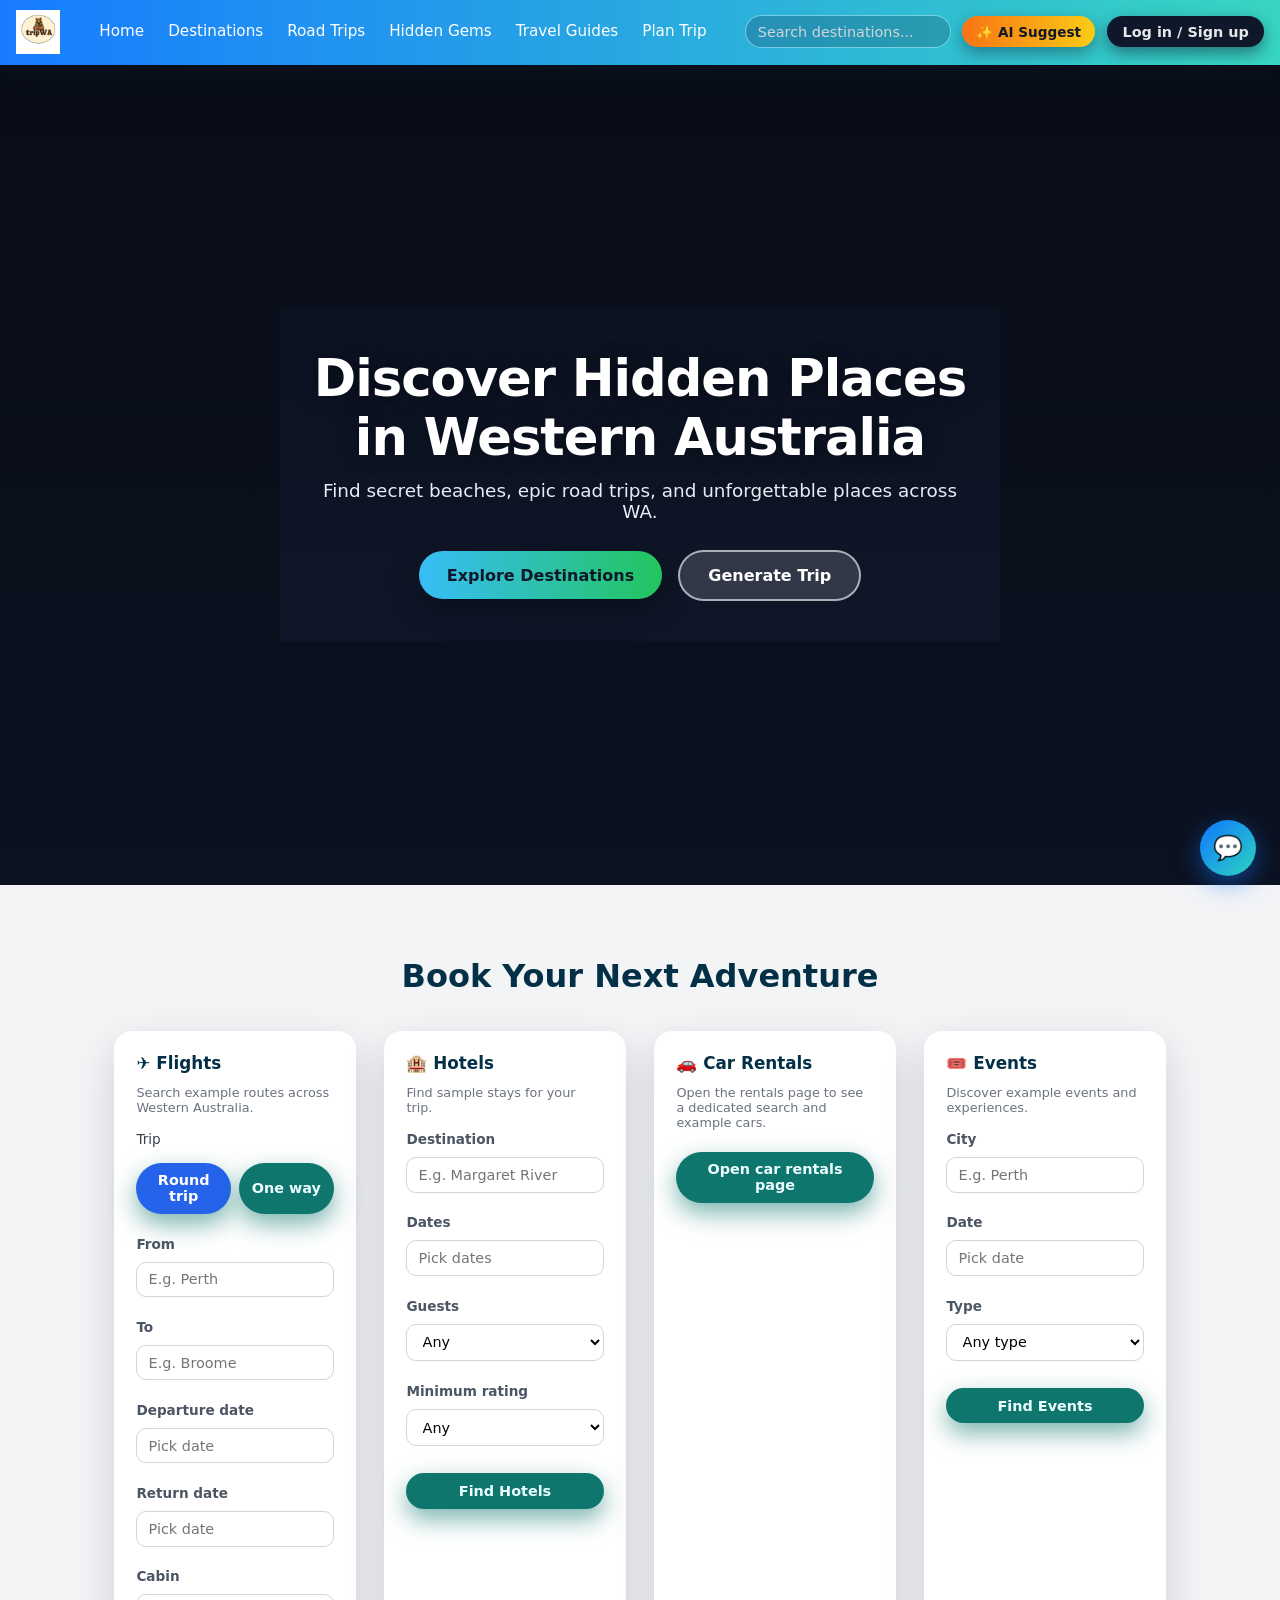
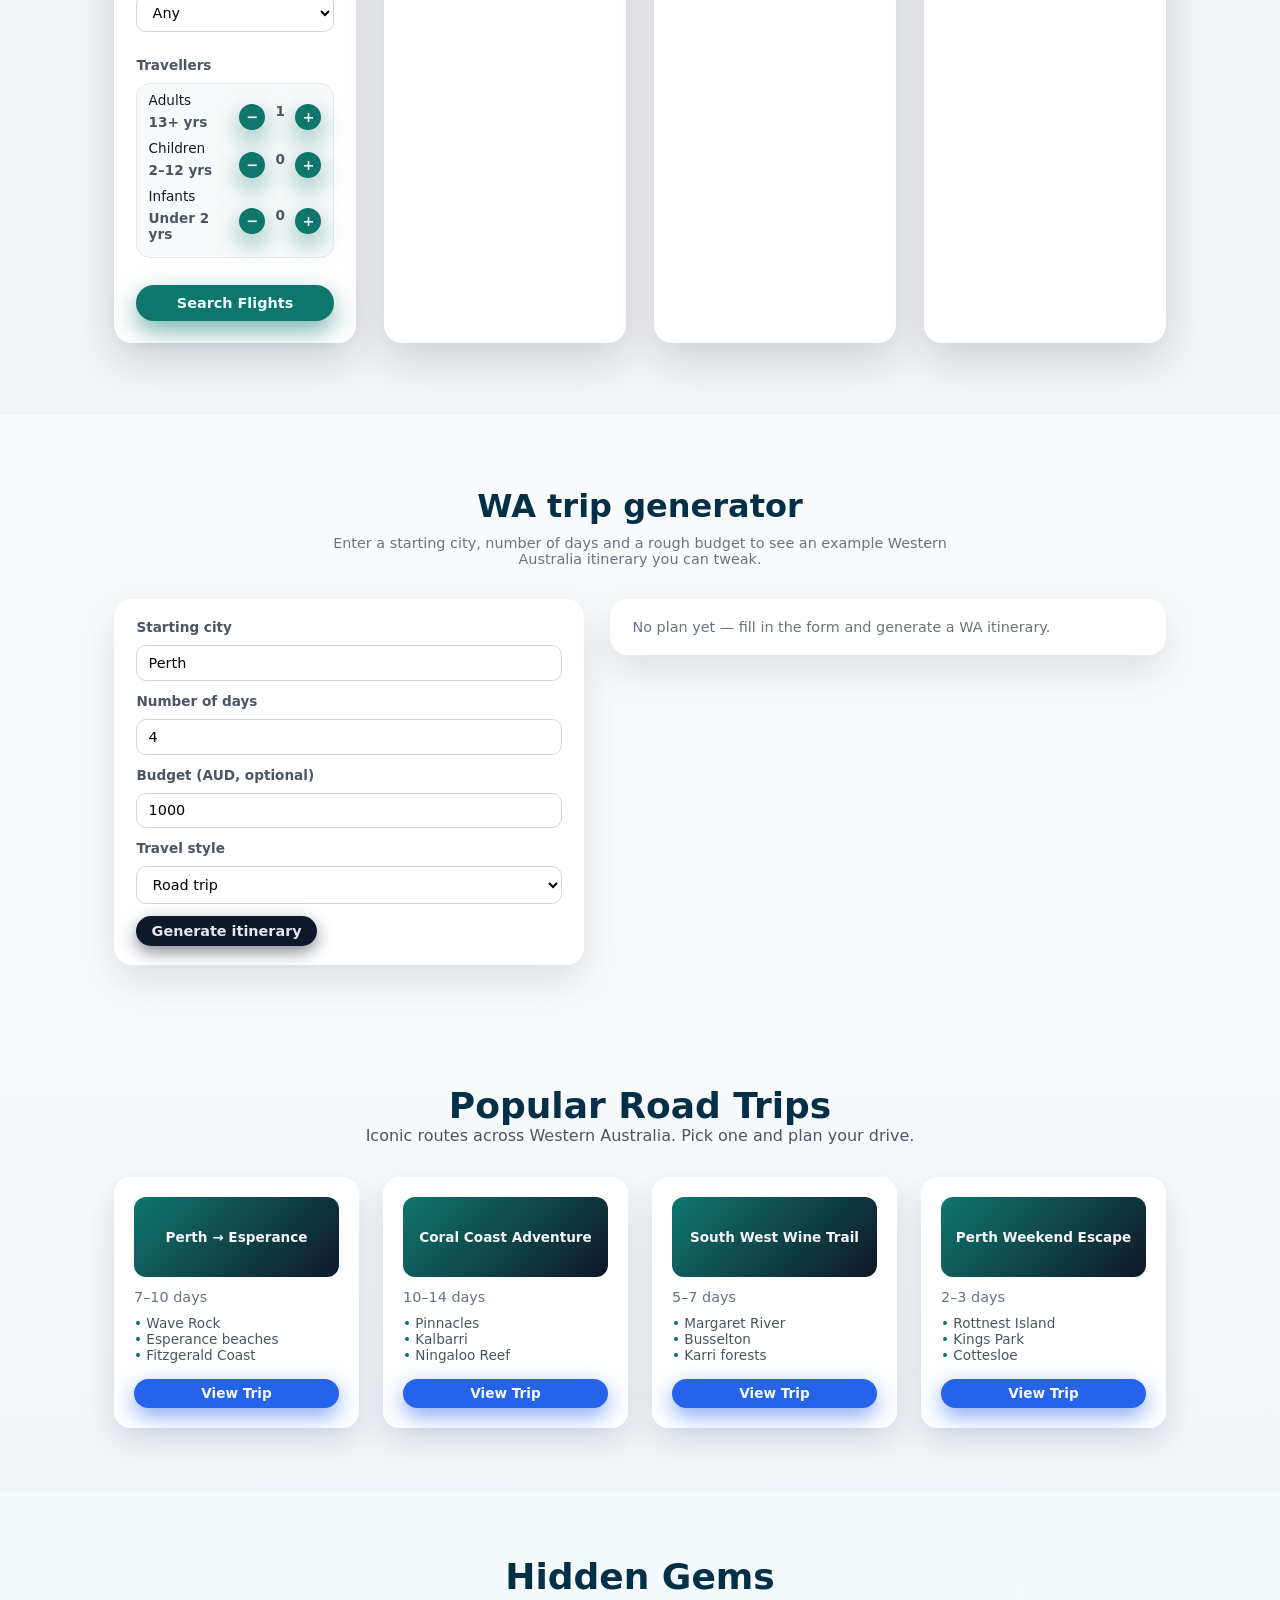
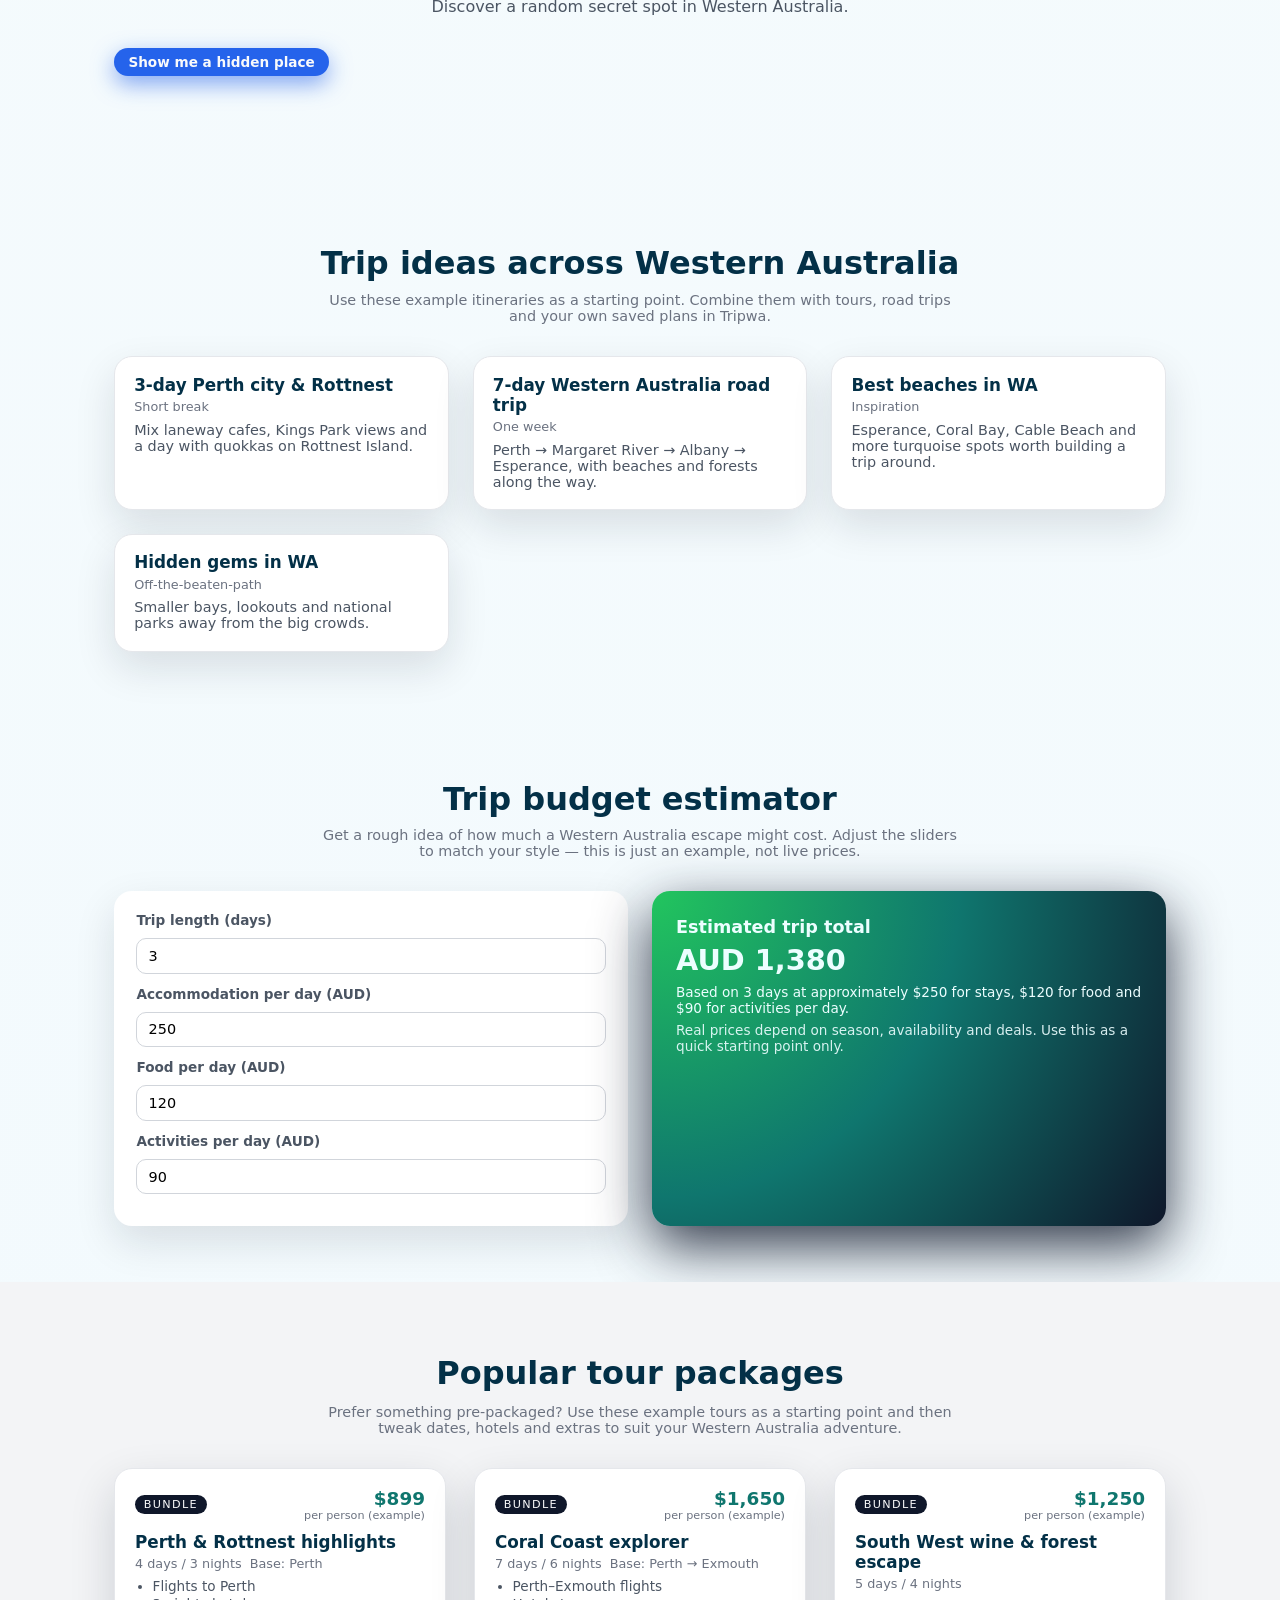
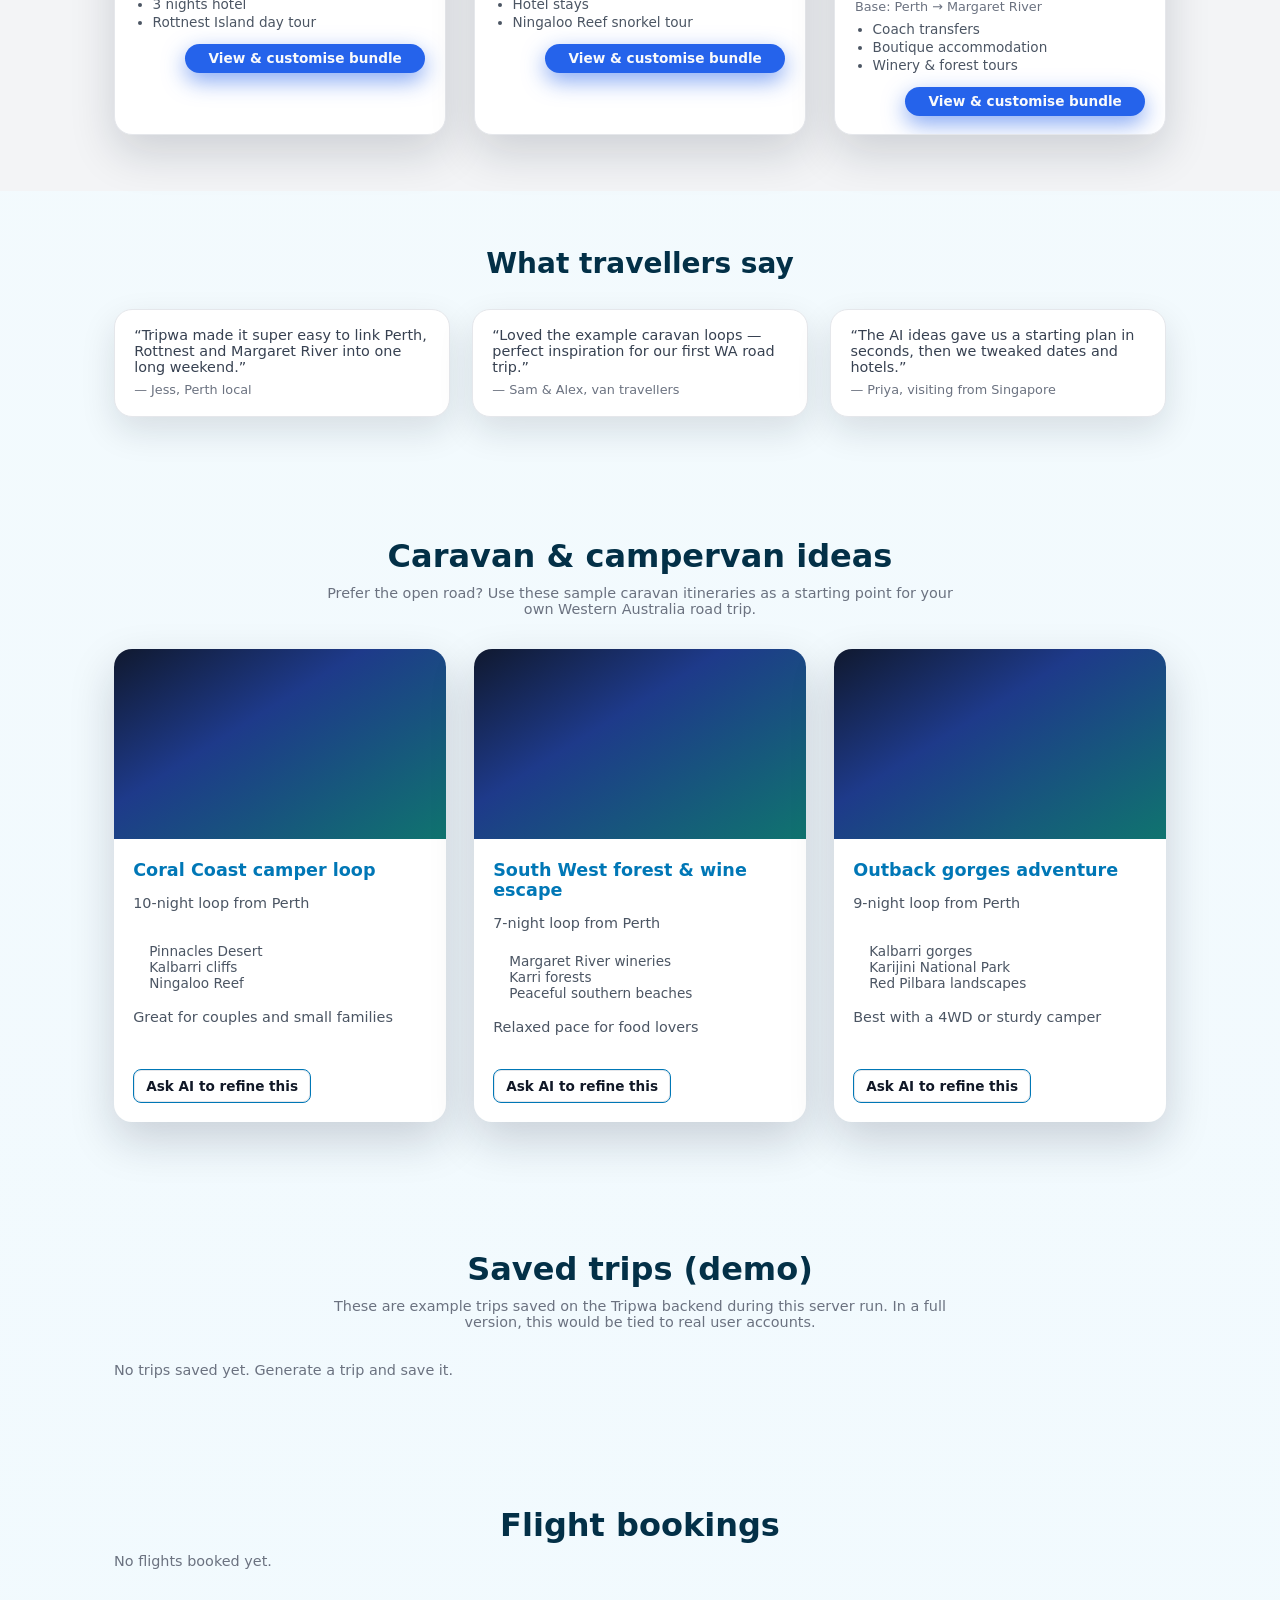
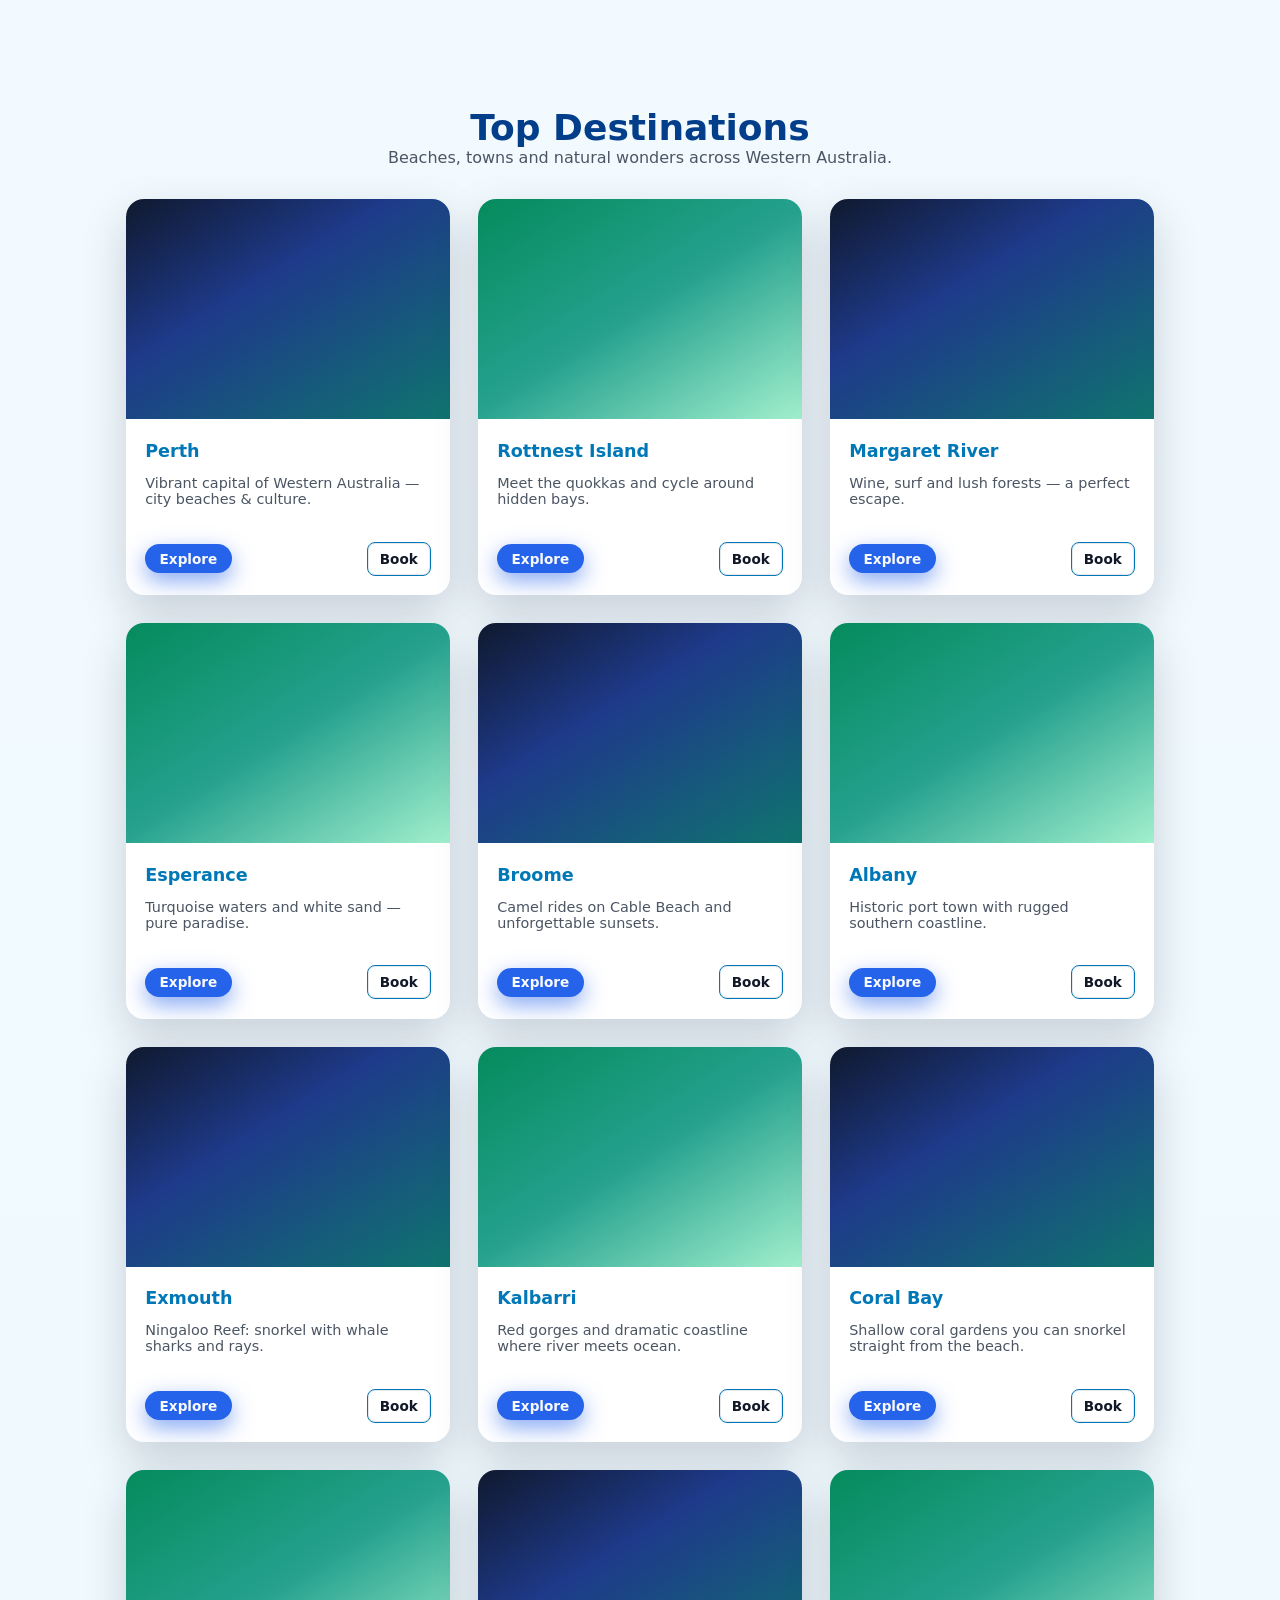
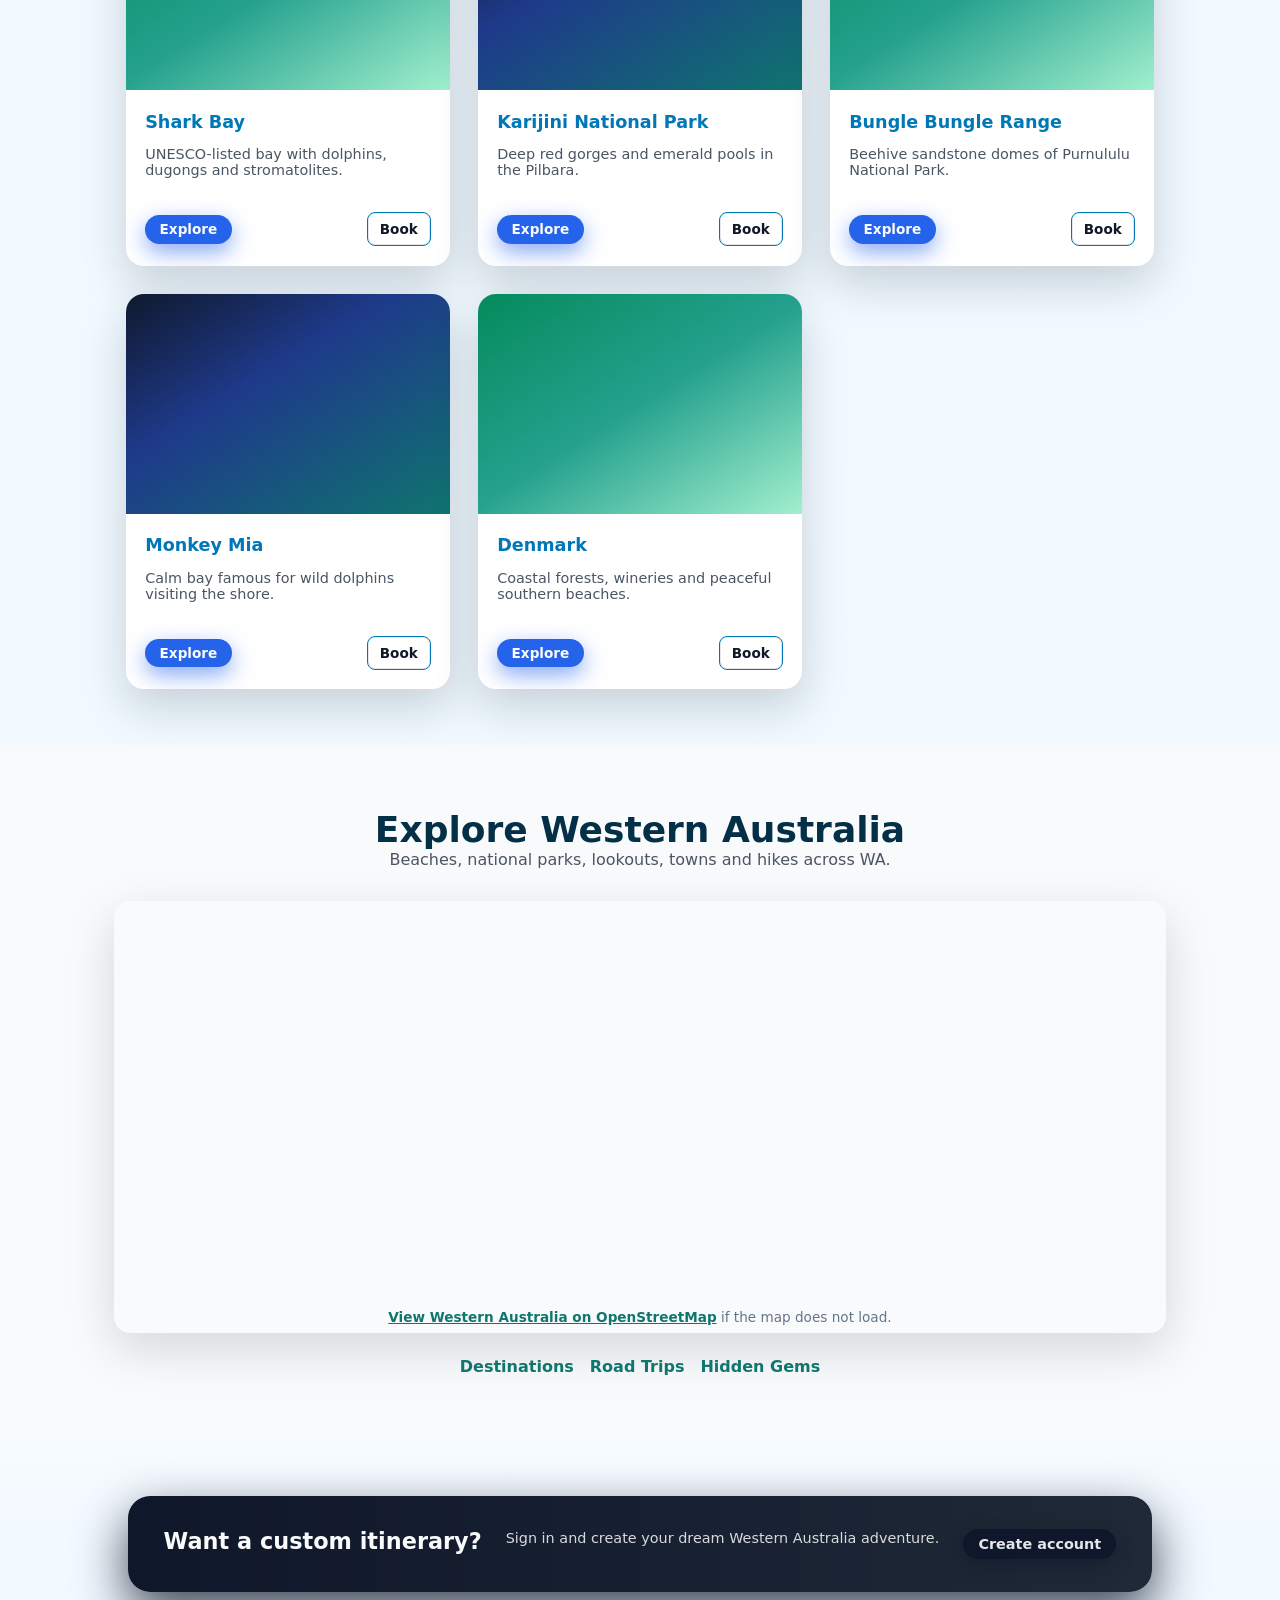
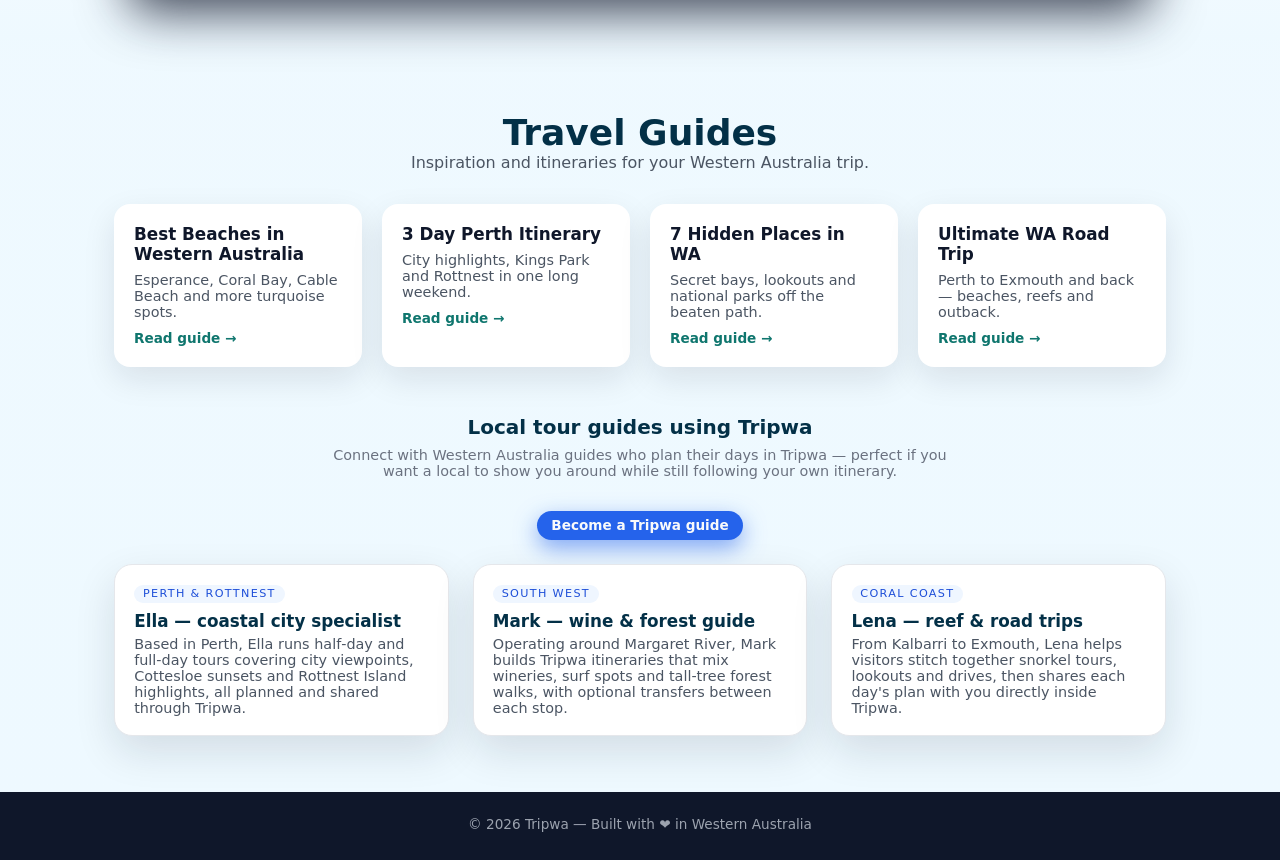
<file: app.html>
<!doctype html>
<html lang="en">
  <head>
    <meta charset="UTF-8" />
    <link rel="icon" type="image/png" href="/logo.png" />
    <meta name="viewport" content="width=device-width, initial-scale=1.0, viewport-fit=cover" />
    <title>Tripwa | Discover Hidden Places in Western Australia</title>
    <meta
      name="description"
      content="Discover hidden places in Western Australia: secret beaches, epic road trips, and unforgettable destinations. Plan your WA trip with Tripwa."
    />
    <script type="module" crossorigin src="/assets/app-BBhWFIQf.js"></script>
    <link rel="stylesheet" crossorigin href="/assets/app-BpuXGnmB.css">
  </head>
  <body>
    <div id="root"></div>
  </body>
</html>
</file>
<file: assets/app-BpuXGnmB.css>
*{box-sizing:border-box}body,html,#root{height:100%;margin:0;font-family:Poppins,sans-serif}.app-root{min-height:100%;background:linear-gradient(#f7fbfc,#eef9ff);color:#033047}.navbar{position:fixed;top:0;left:0;right:0;background:#ffffffeb;-webkit-backdrop-filter:blur(6px);backdrop-filter:blur(6px);display:flex;align-items:center;justify-content:space-between;padding:10px 20px;z-index:999;box-shadow:0 4px 18px #0214220f}.logo{font-weight:700;color:#0077b6}.nav-links{display:flex;gap:18px;align-items:center}.nav-links a{color:#034754;text-decoration:none;font-weight:500}.nav-actions{display:flex;gap:10px;align-items:center}.ai-button{background:linear-gradient(135deg,#0077b6,#00b4d8);color:#fff;border:none;padding:8px 12px;border-radius:8px;cursor:pointer}.primary{background:#0077b6;color:#fff;border:none;padding:8px 12px;border-radius:8px;cursor:pointer}.ghost{background:transparent;border:1px solid rgba(0,0,0,.08);padding:8px 10px;border-radius:8px;cursor:pointer}.user-badge{background:#e6f7ff;padding:6px 10px;border-radius:8px;color:#036}.hero{height:90vh;display:flex;align-items:center;justify-content:center;position:relative;background-image:url(https://images.unsplash.com/photo-1516901121982-4ba280115a72?auto=format&fit=crop&w=2000&q=80);background-size:cover;background-position:center;background-repeat:no-repeat}.hero:after{content:"";position:absolute;top:0;right:0;bottom:0;left:0;background:linear-gradient(180deg,#00000073,#00000040);z-index:0}.hero-overlay{position:relative;z-index:2;padding:30px;max-width:900px;text-align:center;border-radius:12px}.hero-overlay h1{font-size:2.6rem;color:#fff;margin-bottom:12px;text-shadow:0 6px 20px rgba(0,0,0,.4)}.hero-overlay p{font-size:1.05rem;color:#f1f8ff;margin-bottom:18px}.explore-btn{text-decoration:none;display:inline-block;padding:10px 20px;border-radius:20px;background:linear-gradient(135deg,#00b4d8,#0077b6);color:#fff;font-weight:600}.destinations{padding:80px 20px;margin-top:10px}.destinations h2{text-align:center;font-size:1.9rem;margin-bottom:18px;color:#023e8a}.destination-grid{max-width:1200px;margin:0 auto;display:grid;grid-template-columns:repeat(auto-fit,minmax(260px,1fr));gap:20px;padding:0 12px}.destination-card{background:#fff;border-radius:12px;overflow:hidden;box-shadow:0 8px 24px #0214220f;transition:transform .32s ease,box-shadow .32s ease;display:flex;flex-direction:column;opacity:0;transform:translateY(30px)}.destination-card.show{opacity:1;transform:translateY(0);transition:all .6s cubic-bezier(.2,.9,.3,1)}.destination-card:hover{transform:translateY(-8px);box-shadow:0 14px 32px #0214221f}.destination-card img{width:100%;height:190px;object-fit:cover;display:block;background:#e6f7fb}.card-content{padding:14px 16px;flex:1;display:flex;flex-direction:column;gap:8px}.card-content h3{margin:4px 0;color:#0077b6;font-size:1.05rem}.card-content p{margin:0;color:#324553;font-size:.95rem;flex:1}.card-actions{display:flex;gap:10px;margin-top:12px}.btn{background:#0077b6;color:#fff;padding:8px 12px;border-radius:8px;text-decoration:none;display:inline-block}.btn.outline,.btn.outline:link{background:transparent;border:1px solid #0077b6;color:#0077b6;padding:8px 12px;border-radius:8px}.contact{padding:40px 20px;background:linear-gradient(180deg,#f7fbff,#eef9ff);display:flex;justify-content:center}.contact-inner{max-width:900px;text-align:center}.contact-inner h3{margin-bottom:8px}.contact-inner p{margin-bottom:12px}footer{padding:18px;text-align:center;background:#003047;color:#fff;margin-top:40px}.modal-backdrop{position:fixed;top:0;right:0;bottom:0;left:0;background:#00000073;display:flex;align-items:center;justify-content:center;z-index:2000}.modal{width:100%;max-width:420px;background:#fff;border-radius:10px;padding:18px;position:relative;box-shadow:0 12px 40px #00000040}.modal-close{position:absolute;right:8px;top:8px;background:transparent;border:none;font-size:20px;cursor:pointer}.modal-body h3{margin-top:0}.field{display:block;margin-bottom:12px}.field span{display:block;margin-bottom:6px;color:#333;font-weight:600}.field input{width:100%;padding:10px 12px;border-radius:8px;border:1px solid #dfeff6}.field.error{color:#b00020;font-weight:600;padding:8px 0}@media (max-width:760px){.hero-overlay h1{font-size:1.8rem}.nav-links{display:none}.navbar{padding:10px}.destination-grid{gap:14px}}:root{--radius-sm: 12px;--radius-md: 16px;--radius-lg: 18px;--radius-xl: 20px;--radius-full: 999px;--space-xs: .25rem;--space-sm: .5rem;--space-md: 1rem;--space-lg: 1.5rem;--space-xl: 2rem;--space-2xl: 2.5rem;--space-3xl: 3rem;--shadow-card: 0 18px 45px rgba(15, 23, 42, .18);--shadow-card-hover: 0 24px 56px rgba(15, 23, 42, .28);--shadow-elevated: 0 20px 50px rgba(15, 23, 42, .2);--font-size-sm: .85rem;--font-size-base: 1rem;--font-size-lg: 1.1rem;--font-size-xl: 1.25rem;--font-size-2xl: clamp(1.75rem, 3vw, 2.25rem);--transition-fast: .15s ease-out;--transition-base: .25s ease-out;--transition-slow: .35s ease-out}*{box-sizing:border-box;margin:0;padding:0;font-family:Segoe UI,system-ui,-apple-system,BlinkMacSystemFont,sans-serif}body{background:radial-gradient(circle at top left,#e6f3ff 0,#f7fafc 45%,#f3f4f6);color:#111827;overflow-x:hidden}.app-root{min-height:100vh;display:flex;flex-direction:column}.container{max-width:1100px;margin:0 auto;padding:0 1.5rem}.navbar{position:sticky;top:0;z-index:20;-webkit-backdrop-filter:blur(10px);backdrop-filter:blur(10px);background:linear-gradient(to right,#0f76fff5,#2dd4bff2);color:#fff;padding:.6rem 1rem .7rem;display:flex;align-items:center;justify-content:space-between;gap:.75rem;box-shadow:0 12px 30px #0f172a59}.nav-logo{display:flex;align-items:center;flex-shrink:0;text-decoration:none}.nav-logo img{height:44px;width:auto;max-width:140px;object-fit:contain;display:block}.nav-links{display:flex;gap:1.5rem;font-size:.95rem}.nav-links a{color:inherit;text-decoration:none;position:relative;padding-bottom:2px}.nav-links a:after{content:"";position:absolute;left:0;bottom:0;width:0;height:2px;background:#fbbf24;transition:width .2s ease-out}.nav-links a:hover:after{width:100%}.nav-actions{display:flex;align-items:center;gap:.75rem}.search{padding:.45rem .75rem;border-radius:999px;border:none;min-width:180px;font-size:.9rem;box-shadow:0 0 0 1px #ffffff59;background:#0f172a33;color:#e5e7eb}.search::placeholder{color:#d1d5db}.ai-button{border-radius:999px;border:none;padding:.45rem .9rem;background:linear-gradient(to right,#f97316,#facc15);color:#111827;font-weight:600;cursor:pointer;font-size:.85rem;display:flex;align-items:center;gap:.25rem;box-shadow:0 6px 16px #0f172a66;transition:transform .1s ease-out,box-shadow .1s ease-out,filter .15s}.ai-button:hover{transform:translateY(-1px);filter:brightness(1.05);box-shadow:0 10px 22px #0f172a80}.primary,.ghost{border-radius:999px;padding:.45rem .95rem;font-size:.9rem;font-weight:600;border:none;cursor:pointer;transition:background .15s ease-out,color .15s ease-out,box-shadow .15s}.primary{background:#0f172a;color:#e5e7eb;box-shadow:0 6px 16px #0f172a80}.primary:hover{background:#030712}.ghost{background:transparent;color:#e5e7eb;box-shadow:inset 0 0 0 1px #e2e8f099}.ghost:hover{background:#0f172a33}.ghost-small{padding:.3rem .7rem;font-size:.8rem}.user-badge{font-size:.85rem;padding:.25rem .6rem;border-radius:999px;background:#0f172a66}.desktop-only{display:flex}.mobile-only{display:none}.nav-hamburger{background:#fff3;border:1px solid rgba(255,255,255,.5);color:#fff;width:44px;height:44px;border-radius:10px;font-size:1.4rem;cursor:pointer;padding:0;flex-shrink:0;transition:background .2s}.nav-hamburger:hover{background:#ffffff59}.nav-drawer-backdrop{position:fixed;top:0;right:0;bottom:0;left:0;background:#0f172a80;z-index:100;animation:fadeIn .2s ease-out}.nav-drawer{position:fixed;top:0;left:0;bottom:0;width:min(280px,85vw);background:linear-gradient(180deg,#0f76fffa,#2dd4bff5);color:#fff;padding:1.25rem 1rem 1.5rem;display:flex;flex-direction:column;gap:.5rem;z-index:101;box-shadow:4px 0 24px #0003;animation:slideInLeft .25s ease-out}.nav-drawer-header{display:flex;align-items:center;justify-content:space-between;margin-bottom:.5rem}.nav-drawer-logo{height:40px;width:auto;max-width:120px;object-fit:contain}.nav-drawer .nav-drawer-close{background:#ffffff40;border:none;color:#fff;width:44px;height:44px;border-radius:10px;font-size:1.5rem;cursor:pointer;line-height:1;flex-shrink:0}.nav-drawer a{color:inherit;text-decoration:none;padding:.75rem 1rem;border-radius:10px;font-size:1rem;transition:background .2s}.nav-drawer a:hover{background:#fff3}@keyframes fadeIn{0%{opacity:0}to{opacity:1}}@keyframes slideInLeft{0%{transform:translate(-100%)}to{transform:translate(0)}}.chat-fab-wrap{position:fixed;bottom:1.5rem;right:1.5rem;z-index:90}.chat-fab{width:56px;height:56px;border-radius:50%;border:none;background:linear-gradient(135deg,#0f76ff,#2dd4bf);color:#fff;font-size:1.5rem;cursor:pointer;box-shadow:0 8px 24px #0f76ff80;transition:transform .2s,box-shadow .2s;display:flex;align-items:center;justify-content:center}.chat-fab:hover{transform:scale(1.05);box-shadow:0 12px 32px #0f76ff99}.chat-panel{position:fixed;top:0;right:0;bottom:0;width:min(380px,100vw);background:#fff;box-shadow:-4px 0 24px #00000026;z-index:95;display:flex;flex-direction:column;animation:slideInRight .25s ease-out}@keyframes slideInRight{0%{transform:translate(100%)}to{transform:translate(0)}}.chat-panel-header{padding:1rem 1.25rem;border-bottom:1px solid #e5e7eb;display:flex;align-items:center;justify-content:space-between;font-weight:600;color:#111827;background:linear-gradient(to right,#0f76ff14,#2dd4bf14)}.chat-close{background:none;border:none;font-size:1.5rem;color:#6b7280;cursor:pointer;padding:.25rem;line-height:1}.chat-close:hover{color:#111827}.chat-messages{flex:1;overflow-y:auto;padding:1rem;display:flex;flex-direction:column;gap:.75rem}.chat-placeholder{color:#6b7280;font-size:.9rem;margin:0;line-height:1.5}.chat-msg{max-width:90%;padding:.65rem .9rem;border-radius:12px;font-size:.9rem;line-height:1.45}.chat-msg.user{align-self:flex-end;background:#2563eb;color:#fff}.chat-msg.assistant{align-self:flex-start;background:#f3f4f6;color:#111827;border:1px solid #e5e7eb}.chat-msg-text{white-space:pre-wrap}.chat-input-wrap{padding:1rem;border-top:1px solid #e5e7eb;display:flex;gap:.5rem;background:#fafafa}.chat-input{flex:1;padding:.6rem .85rem;border-radius:10px;border:1px solid #d1d5db;font-size:.95rem}.chat-input:focus{outline:none;border-color:#2563eb;box-shadow:0 0 0 2px #2563eb33}.chat-send{padding:.6rem 1rem;border-radius:10px;border:none;background:#2563eb;color:#fff;font-weight:600;font-size:.9rem;cursor:pointer;white-space:nowrap}.chat-send:hover{background:#1d4ed8}.hero{height:min(100vh,820px);min-height:480px;display:flex;align-items:center;justify-content:center;position:relative;overflow:hidden}.hero-fullwidth .hero-bg{position:absolute;top:0;right:0;bottom:0;left:0;background:url(https://images.unsplash.com/photo-1576013551627-0cc20b96c2a7?w=1920) center/cover no-repeat;background-color:#0f172a}.hero-fullwidth .hero-overlay:before{content:"";position:absolute;top:0;right:0;bottom:0;left:0;background:linear-gradient(to bottom,#0f172a66,#0f172ad9);z-index:0;pointer-events:none}.hero-overlay{position:relative;z-index:1;max-width:720px;margin:0 1.5rem;text-align:center;color:#f9fafb;padding:2.5rem 2rem}.hero-content{position:relative;z-index:1}.hero-content h1{font-size:clamp(2rem,4vw,3.25rem);font-weight:700;letter-spacing:-.02em;line-height:1.15;margin-bottom:.85rem;text-shadow:0 2px 20px rgba(0,0,0,.4)}.hero-content p{font-size:clamp(1rem,1.8vw,1.15rem);opacity:.95;margin-bottom:1.75rem;text-shadow:0 1px 10px rgba(0,0,0,.3)}.hero-actions{display:flex;flex-wrap:wrap;justify-content:center;align-items:center;gap:1rem}.hero-cta,.hero-cta-primary,.hero-cta-secondary{display:inline-flex;align-items:center;justify-content:center;padding:.85rem 1.75rem;border:none;border-radius:var(--radius-full, 999px);font-weight:600;font-size:1rem;cursor:pointer;transition:transform .15s,box-shadow .15s;white-space:nowrap;min-height:48px;flex-shrink:0;text-decoration:none;font-family:inherit;box-sizing:border-box}.hero-cta-primary{background:linear-gradient(to right,#38bdf8,#22c55e);color:#0f172a;box-shadow:0 10px 30px #00000059}.hero-cta-primary:hover{transform:translateY(-2px);box-shadow:0 14px 40px #00000073;color:#0f172a}.hero-cta-secondary{background:#ffffff26;color:#fff;border:2px solid rgba(255,255,255,.6)}.hero-cta-secondary:hover{background:#ffffff40;transform:translateY(-2px);color:#fff}.ai-planner{padding:1.5rem 0 .5rem}.ai-planner-inner{background:#0f172a;border-radius:20px;padding:1.3rem 1.5rem 1.4rem;color:#e5e7eb;box-shadow:0 18px 45px #0f172ad9}.ai-planner-header{display:flex;justify-content:space-between;align-items:center;margin-bottom:.7rem}.ai-planner-header h3{font-size:1rem;letter-spacing:.08em;text-transform:uppercase;color:#a5b4fc}.ai-planner-headline{font-size:.95rem;margin-bottom:.8rem}.ai-planner-days{display:grid;grid-template-columns:repeat(auto-fit,minmax(160px,1fr));gap:.7rem}.ai-planner-day{padding:.7rem .8rem;border-radius:12px;background:#0f172acc;border:1px solid rgba(148,163,184,.45);font-size:.85rem}.ai-planner-day h4{font-size:.8rem;text-transform:uppercase;letter-spacing:.08em;color:#93c5fd;margin-bottom:.25rem}.ai-planner-actions{margin-top:.8rem;display:flex;flex-wrap:wrap;gap:.4rem}.destinations{padding:4.5rem 0 3.5rem}.section-subtitle{text-align:center;color:#4b5563;max-width:560px;margin:-.5rem auto 2rem;font-size:1rem}.destinations h2{font-size:clamp(1.75rem,3vw,2.25rem);text-align:center;margin-bottom:.5rem}.destination-grid{display:grid;grid-template-columns:repeat(auto-fit,minmax(260px,1fr));gap:1.75rem}.card-image-wrap{position:relative;width:100%;height:220px;overflow:hidden;background-size:cover;background-position:center}.card-image-wrap img{width:100%;height:100%;object-fit:cover}.card-image-wrap:after{content:"";position:absolute;top:0;right:0;bottom:0;left:0;background:linear-gradient(to top,rgba(15,23,42,.5),transparent 50%);opacity:0;transition:opacity .25s ease-out}.destination-card{background:#fff;border-radius:18px;overflow:hidden;box-shadow:0 18px 45px #0f172a2e;transform:translateY(18px);opacity:0;transition:transform .35s ease-out,opacity .35s ease-out,box-shadow .3s,scale .25s ease-out}.destination-card.show{transform:translateY(0);opacity:1}.destination-card.show:hover{transform:translateY(0) scale(1.03);box-shadow:0 24px 56px #0f172a47}.destination-card:hover .card-image-wrap:after{opacity:1}.destination-card img{width:100%;height:100%;object-fit:cover}.card-content{padding:1.1rem 1.2rem 1.2rem}.card-content h3{font-size:1.1rem;margin-bottom:.4rem}.card-content p{font-size:.9rem;color:#4b5563;margin-bottom:.9rem}.card-actions{display:flex;justify-content:space-between;align-items:center;gap:.5rem}.roadtrips-section{padding:4rem 0;background:linear-gradient(to bottom,#f8fafc,#f1f5f9)}.roadtrips-section h2{font-size:clamp(1.75rem,3vw,2.25rem);text-align:center;margin-bottom:.5rem}.roadtrips-section .section-subtitle{margin-bottom:2rem}.roadtrips-grid{display:grid;grid-template-columns:repeat(auto-fit,minmax(240px,1fr));gap:1.5rem}.roadtrip-card{background:#fff;border-radius:16px;padding:1.25rem;box-shadow:0 12px 32px #0f172a1f;transition:transform .2s,box-shadow .2s}.roadtrip-card:hover{transform:translateY(-4px);box-shadow:0 18px 44px #0f172a2e}.roadtrip-route-preview{height:80px;border-radius:12px;background:linear-gradient(135deg,#0f766e,#0f172a);display:flex;align-items:center;justify-content:center;margin-bottom:.75rem}.roadtrip-route-label{font-size:.85rem;font-weight:600;color:#fffffff2;text-align:center;padding:0 .5rem}.roadtrip-duration{font-size:.9rem;color:#64748b;margin-bottom:.6rem}.roadtrip-highlights{list-style:none;font-size:.85rem;color:#475569;margin-bottom:1rem;padding-left:0}.roadtrip-highlights li:before{content:"• ";color:#0f766e}.roadtrip-view{display:inline-block;width:100%;text-align:center;text-decoration:none}.wa-map-section{padding:4rem 0;background:#f8fafc}.wa-map-section h2{font-size:clamp(1.75rem,3vw,2.25rem);text-align:center;margin-bottom:.5rem}.wa-map-embed{border-radius:16px;overflow:hidden;box-shadow:0 16px 48px #0f172a26;margin-bottom:1.5rem}.wa-map-embed iframe{display:block}.wa-map-fallback{margin:0;padding:var(--space-sm) var(--space-md);font-size:var(--font-size-sm);color:#64748b;text-align:center}.wa-map-fallback a{color:#0f766e;font-weight:600}.wa-map-links{display:flex;flex-wrap:wrap;justify-content:center;gap:1rem}.wa-map-links a{color:#0f766e;font-weight:600;text-decoration:none}.wa-map-links a:hover{text-decoration:underline}.hidden-gems-section{padding:4rem 0}.hidden-gems-section h2{font-size:clamp(1.75rem,3vw,2.25rem);text-align:center;margin-bottom:.5rem}.hidden-gem-cta{display:block;margin:0 auto 2rem;padding:.85rem 1.75rem;font-size:1rem}.hidden-gem-card{max-width:480px;margin:0 auto;background:#fff;border-radius:20px;overflow:hidden;box-shadow:0 20px 50px #0f172a33;display:grid;grid-template-columns:1fr 1fr;gap:0}.hidden-gem-image-wrap{height:220px;overflow:hidden}.hidden-gem-image-wrap img{width:100%;height:100%;object-fit:cover}.hidden-gem-body{padding:1.25rem 1.5rem;display:flex;flex-direction:column;justify-content:center}.hidden-gem-body h3{font-size:1.25rem;margin-bottom:.5rem}.hidden-gem-body p{font-size:.9rem;color:#4b5563;margin-bottom:1rem}@media (max-width: 768px){.hidden-gem-card{grid-template-columns:1fr}.hidden-gem-image-wrap{height:200px}.destination-grid{grid-template-columns:1fr}.hero-cta-primary,.hero-cta-secondary,.btn{min-height:44px;padding:.6rem 1.1rem}}.btn{display:inline-flex;align-items:center;justify-content:center;padding:.4rem .9rem;border-radius:999px;font-size:.85rem;font-weight:600;border:none;cursor:pointer;text-decoration:none;transition:background .15s ease-out,color .15s ease-out,box-shadow .15s}.btn.outline{background:transparent;box-shadow:inset 0 0 0 1px #e5e7eb;color:#111827}.btn.outline:hover{background:#f3f4f6}.btn:not(.outline){background:#2563eb;color:#f9fafb;box-shadow:0 8px 22px #2563eb8c}.btn:not(.outline):hover{background:#1d4ed8}.booking{padding:4.5rem 0;background:#f3f4f6}.booking h2{font-size:2rem;text-align:center;margin-bottom:2.25rem}.booking-grid{display:grid;grid-template-columns:repeat(auto-fit,minmax(240px,1fr));gap:1.75rem}.booking-card{background:#fff;border-radius:18px;padding:1.4rem;box-shadow:0 16px 40px #0f172a29;display:flex;flex-direction:column;gap:.6rem}.booking-card h3{font-size:1.05rem;margin-bottom:.15rem}.booking-subtitle{font-size:.8rem;color:#6b7280;margin-bottom:.4rem}.booking-card input{padding:.55rem .75rem;border-radius:10px;border:1px solid #d1d5db;font-size:.9rem}.booking-card input:focus{outline:none;border-color:#2563eb;box-shadow:0 0 0 1px #2563eb8c}.booking-card button{margin-top:.35rem;padding:.6rem .75rem;border-radius:999px;border:none;font-size:.9rem;font-weight:600;cursor:pointer;background:#0f766e;color:#ecfeff;box-shadow:0 10px 25px #0f766e8c;transition:background .15s ease-out,box-shadow .15s ease-out,transform .1s}.booking-card button:hover{background:#115e59;transform:translateY(-1px)}.travellers-field{margin-top:.2rem}.traveller-counter{width:100%;border-radius:14px;background:#f9fafb;border:1px solid #e5e7eb;padding:.55rem .7rem;display:flex;flex-direction:column;gap:.25rem}.traveller-row{display:flex;align-items:center;justify-content:space-between;gap:.75rem}.traveller-label{display:flex;flex-direction:column}.traveller-label span:first-child{font-size:.85rem;font-weight:500;color:#111827}.traveller-sub{font-size:.75rem;color:#6b7280}.traveller-controls{display:flex;align-items:center;gap:.35rem}.traveller-btn{width:26px;height:26px;border-radius:999px;border:1px solid #d1d5db;background:#fff;display:flex;align-items:center;justify-content:center;font-size:.95rem;cursor:pointer;color:#374151;padding:0}.traveller-btn:hover{background:#f3f4f6}.traveller-count{min-width:1.2rem;text-align:center;font-size:.9rem}.budget{padding:4.5rem 0 3.5rem}.budget h2{font-size:2rem;text-align:center;margin-bottom:.6rem}.budget-subtitle{max-width:640px;margin:0 auto 2rem;text-align:center;font-size:.9rem;color:#6b7280}.budget-grid{display:grid;grid-template-columns:minmax(0,1.1fr) minmax(0,1.1fr);gap:1.5rem}.budget-card{background:#fff;border-radius:18px;padding:1.3rem 1.4rem 1.2rem;box-shadow:0 16px 40px #0f172a1f}.budget-summary{display:flex;align-items:stretch}.budget-summary-inner{background:radial-gradient(circle at top left,#22c55e,#0f766e,#0f172a);border-radius:18px;padding:1.6rem 1.5rem 1.4rem;color:#ecfeff;width:100%;box-shadow:0 20px 55px #0f172ad9}.budget-summary-inner h3{font-size:1.1rem;margin-bottom:.4rem}.budget-total{font-size:1.8rem;font-weight:700;margin-bottom:.4rem}.budget-note,.budget-disclaimer{font-size:.85rem;margin-bottom:.4rem}.budget-disclaimer{opacity:.9}.trip-ideas{padding:4.5rem 0 3.5rem}.trip-ideas h2{font-size:2rem;text-align:center;margin-bottom:.6rem}.trip-ideas-subtitle{max-width:640px;margin:0 auto 2rem;text-align:center;font-size:.9rem;color:#6b7280}.trip-ideas-grid{display:grid;grid-template-columns:repeat(auto-fit,minmax(260px,1fr));gap:1.5rem}.trip-idea-card{background:#fff;border-radius:18px;padding:1.1rem 1.2rem 1.2rem;box-shadow:0 16px 40px #0f172a1f;border:1px solid #e5e7eb}.trip-idea-card h3{font-size:1.05rem;margin-bottom:.3rem}.trip-idea-length{font-size:.8rem;color:#6b7280;margin-bottom:.45rem}.trip-idea-summary{font-size:.9rem;color:#4b5563}.trip-ideas-actions{margin-top:1.4rem;display:flex;justify-content:center}.trip-generator{padding:4.5rem 0 3.5rem;background:#f9fafb}.trip-generator h2{font-size:2rem;text-align:center;margin-bottom:.6rem}.trip-generator-grid{display:grid;grid-template-columns:minmax(0,1.1fr) minmax(0,1.3fr);gap:1.6rem;align-items:flex-start}.trip-generator-form,.trip-generator-result{background:#fff;border-radius:18px;padding:1.3rem 1.4rem 1.2rem;box-shadow:0 16px 40px #0f172a1f}.trip-generator-days{list-style:none;padding:0;margin:0 0 .75rem;display:flex;flex-direction:column;gap:.4rem;font-size:.9rem;color:#4b5563}.trip-generator-days li strong{display:block;font-size:.9rem}.trip-generator-days li span{display:block;font-size:.85rem}.trip-generator-placeholder{font-size:.9rem;color:#6b7280}.my-trips{padding:4.5rem 0 3.5rem}.my-trips h2{font-size:2rem;text-align:center;margin-bottom:.6rem}.my-trips-grid{display:grid;grid-template-columns:repeat(auto-fit,minmax(260px,1fr));gap:1.5rem}.results-list{margin-top:.7rem;display:flex;flex-direction:column;gap:.45rem}.result-card{padding:.55rem .7rem;border-radius:10px;background:#f9fafb;border:1px solid #e5e7eb;font-size:.8rem}.result-main{display:flex;justify-content:space-between;margin-bottom:.15rem}.result-meta{display:flex;gap:.5rem;color:#6b7280;flex-wrap:wrap}.result-price{font-weight:600;color:#0f766e}.trip-type-toggle{display:flex;flex-direction:column;gap:.35rem}.trip-type-toggle .field-label{display:block;font-size:.85rem;font-weight:500;color:#374151}.trip-type-buttons{display:flex;gap:.5rem}.trip-type-btn{flex:1;padding:.5rem .75rem;border-radius:10px;border:1px solid #d1d5db;background:#f9fafb;font-size:.9rem;cursor:pointer;transition:background .2s,border-color .2s}.trip-type-btn:hover{background:#f3f4f6;border-color:#9ca3af}.trip-type-btn.active{background:#2563eb;border-color:#2563eb;color:#fff}.contact{padding:3.5rem 0 3rem}.contact-inner{background:linear-gradient(to right,#0f172a,#1f2937);border-radius:22px;padding:2rem 2.2rem;color:#f9fafb;display:flex;align-items:center;justify-content:space-between;gap:1.5rem;box-shadow:0 20px 50px #0f172acc}.contact-inner h3{font-size:1.4rem;margin-bottom:.35rem}.contact-inner p{font-size:.9rem;opacity:.85}.modal-backdrop{position:fixed;top:0;right:0;bottom:0;left:0;background:#0f172ab3;display:flex;align-items:center;justify-content:center;z-index:2000}.modal{background:#fff;border-radius:20px;padding:1.8rem 1.9rem 1.6rem;width:360px;max-width:92vw;box-shadow:0 30px 70px #0f172acc;position:relative;z-index:2001}.auth-modal{width:760px;max-width:94vw;padding:0;overflow:hidden}.modal-close{position:absolute;top:.7rem;right:.9rem;border:none;background:transparent;font-size:1.2rem;cursor:pointer;color:#9ca3af}.modal-body h3{font-size:1.25rem;margin-bottom:1rem}.auth-layout{display:grid;grid-template-columns:minmax(0,1.2fr) minmax(0,1.4fr)}.auth-hero{padding:1.9rem 1.7rem;background:radial-gradient(circle at top left,#38bdf8,#0f766e,#0f172a);color:#ecfeff}.auth-hero h4{font-size:1.1rem;letter-spacing:.12em;text-transform:uppercase;opacity:.85;margin-bottom:.8rem}.auth-hero p{font-size:.95rem;margin-bottom:1.1rem}.auth-hero ul{list-style:none;padding:0;margin:0;display:flex;flex-direction:column;gap:.25rem;font-size:.85rem}.auth-hero li:before{content:"•";margin-right:.35rem}.auth-form{padding:1.8rem 1.9rem 1.6rem}.auth-form h3{font-size:1.2rem;margin-bottom:.35rem}.auth-subtitle{font-size:.85rem;color:#6b7280;margin-bottom:1.1rem}.field{display:flex;flex-direction:column;align-items:flex-start;gap:.25rem;margin-bottom:.75rem}.field span{font-size:.85rem;color:#4b5563}.field input{width:100%;padding:.55rem .7rem;border-radius:10px;border:1px solid #d1d5db;font-size:.9rem}.field input:focus{outline:none;border-color:#2563eb;box-shadow:0 0 0 1px #2563eb73}.field select{width:100%;padding:.55rem .7rem;border-radius:10px;border:1px solid #d1d5db;font-size:.9rem;background:#fff}.field select:focus{outline:none;border-color:#2563eb;box-shadow:0 0 0 1px #2563eb73}.field.error{width:100%;border-radius:10px;padding:.5rem .7rem;background:#fef2f2;color:#b91c1c;border:1px solid #fecaca;font-size:.8rem}.form-buttons{display:flex;justify-content:space-between;gap:.75rem;margin-top:.75rem}.booking-page-backdrop{position:fixed;top:0;right:0;bottom:0;left:0;background:#0f172abf;display:flex;align-items:center;justify-content:center;z-index:45}.booking-page{background:#f9fafb;border-radius:24px;max-width:900px;width:95vw;padding:1.8rem 2rem 1.7rem;box-shadow:0 30px 80px #0f172ae6;position:relative}.booking-page-close{position:absolute;top:.9rem;right:1.1rem;border:none;background:transparent;font-size:1.25rem;cursor:pointer;color:#6b7280}.booking-page-grid{display:grid;grid-template-columns:minmax(0,1.1fr) minmax(0,1.4fr);gap:1.75rem}.booking-page-details h3{font-size:1.4rem;margin:.35rem 0 .4rem}.booking-page-details p{font-size:.9rem;color:#4b5563;margin-bottom:.7rem}.rentals-highlights{list-style:none;padding:0;margin:0;font-size:.8rem;color:#6b7280;display:flex;flex-direction:column;gap:.2rem}.booking-page-link{font-size:.85rem;color:#2563eb;text-decoration:none}.booking-page-link:hover{text-decoration:underline}.booking-page-form h4{font-size:1.05rem;margin-bottom:.45rem}.booking-page textarea{width:100%;padding:.55rem .7rem;border-radius:10px;border:1px solid #d1d5db;font-size:.9rem;resize:vertical}.booking-page textarea:focus{outline:none;border-color:#2563eb;box-shadow:0 0 0 1px #2563eb73}.badge{display:inline-flex;align-items:center;justify-content:center;padding:.15rem .55rem;border-radius:999px;font-size:.7rem;text-transform:uppercase;letter-spacing:.08em;background:#2563eb14;color:#1d4ed8}.calendar-section{padding:4rem 0 3rem}.calendar-section h2{font-size:2rem;text-align:center;margin-bottom:.6rem}.calendar-subtitle{text-align:center;font-size:.9rem;color:#6b7280;max-width:640px;margin:0 auto 1.6rem}.calendar-card{max-width:520px;margin:0 auto;padding:1.4rem 1.5rem 1.3rem;border-radius:18px;background:#fff;box-shadow:0 18px 45px #0f172a29}.calendar-header{display:flex;align-items:center;justify-content:space-between;margin-bottom:.9rem}.calendar-label{font-weight:600;letter-spacing:.05em;text-transform:uppercase;font-size:.8rem;color:#4b5563}.calendar-grid{display:grid;grid-template-columns:repeat(7,minmax(0,1fr));gap:.25rem;font-size:.8rem}.calendar-day-name{text-align:center;font-weight:600;color:#6b7280;padding-bottom:.2rem}.calendar-cell{height:34px;border-radius:10px;border:none;background:#f9fafb;color:#111827;font-size:.8rem;cursor:pointer;display:flex;align-items:center;justify-content:center;box-shadow:0 0 0 1px #e5e7eb;transition:background .12s ease-out,box-shadow .12s ease-out,color .12s ease-out,transform .08s ease-out}.calendar-cell.empty{background:transparent;box-shadow:none;cursor:default}.calendar-cell:hover:not(.empty){background:#eff6ff;box-shadow:0 0 0 1px #93c5fd;transform:translateY(-1px)}.calendar-cell.selected{background:#2563eb;color:#f9fafb;box-shadow:0 0 0 1px #1d4ed8}.calendar-cell.in-range{background:#dbeafe;box-shadow:0 0 0 1px #bfdbfe}.calendar-legend{display:flex;justify-content:space-between;margin-top:.9rem;font-size:.8rem;color:#4b5563}.field-date,.date-picker-trigger-wrap{position:relative}.date-picker-trigger{cursor:pointer;caret-color:transparent}.date-picker-backdrop{position:fixed;top:0;right:0;bottom:0;left:0;z-index:50;background:transparent}.date-picker-popover{position:absolute;left:0;top:100%;margin-top:4px;z-index:51;min-width:280px;border-radius:14px;background:#fff;box-shadow:0 12px 40px #0f172a40;padding:.75rem;border:1px solid #e5e7eb}.date-picker-popover-inner{display:flex;flex-direction:column;gap:.5rem}.date-picker-popover .calendar-header{margin-bottom:.25rem}.date-picker-popover .calendar-grid.date-picker-grid .calendar-cell{min-height:36px;font-size:.85rem}.date-picker-done{margin-top:.35rem;align-self:flex-end}.caravans{padding:4.5rem 0 3.5rem}.caravans h2{font-size:2rem;text-align:center;margin-bottom:.6rem}.caravans-subtitle{text-align:center;font-size:.9rem;color:#6b7280;max-width:640px;margin:0 auto 2rem}.caravan-grid{display:grid;grid-template-columns:repeat(auto-fit,minmax(260px,1fr));gap:1.75rem}.caravan-card{background:#fff;border-radius:18px;overflow:hidden;box-shadow:0 18px 45px #0f172a2e;display:flex;flex-direction:column;height:100%}.caravan-card img{width:100%;height:190px;object-fit:cover}.caravan-meta{font-size:.85rem;color:#6b7280;margin-bottom:.5rem}.caravan-highlights{list-style:none;padding-left:1rem;margin:0 0 .6rem;font-size:.85rem;color:#4b5563}.caravan-highlights li::marker{color:#22c55e}.caravan-suitability{font-size:.8rem;color:#6b7280;margin-bottom:.85rem}.tours{padding:4.5rem 0 3.5rem;background:#f3f4f6}.tours h2{font-size:2rem;text-align:center;margin-bottom:.75rem}.tours-subtitle{max-width:640px;margin:0 auto 2rem;text-align:center;font-size:.9rem;color:#6b7280}.tours-grid{display:grid;grid-template-columns:repeat(auto-fit,minmax(260px,1fr));gap:1.75rem}.tour-card{background:#fff;border-radius:18px;box-shadow:0 18px 45px #0f172a29;border:1px solid #e5e7eb;display:flex;flex-direction:column;padding:1.2rem 1.25rem 1.15rem;position:relative;overflow:hidden}.tour-card:before{content:"";position:absolute;top:0;right:0;bottom:0;left:0;border-radius:inherit;background:linear-gradient(135deg,#2563eb1f,#2dd4bf1f);opacity:0;pointer-events:none;transition:opacity .15s ease-out}.tour-card:hover:before{opacity:1}.tour-card-header{display:flex;justify-content:space-between;align-items:center;margin-bottom:.65rem}.tour-badge{font-size:.7rem;text-transform:uppercase;letter-spacing:.12em;padding:.2rem .55rem;border-radius:999px;background:#0f172a;color:#f9fafb}.tour-price-wrap{text-align:right}.tour-price-main{display:block;font-size:1.15rem;font-weight:700;color:#0f766e}.tour-price-note{display:block;font-size:.7rem;color:#6b7280}.tour-card-main h3{font-size:1.05rem;margin-bottom:.25rem}.tour-meta{display:flex;flex-wrap:wrap;gap:.5rem;font-size:.8rem;color:#6b7280;margin-bottom:.4rem}.tour-includes{list-style:disc;padding-left:1.1rem;font-size:.85rem;color:#4b5563;display:flex;flex-direction:column;gap:.15rem}.tour-card-footer{margin-top:.85rem;display:flex;justify-content:flex-end}.tour-card-footer .btn{padding-inline:1.45rem}.reviews{padding:3.5rem 0 3rem}.reviews h2{font-size:1.75rem;text-align:center;margin-bottom:1.8rem}.reviews-grid{display:grid;grid-template-columns:repeat(auto-fit,minmax(260px,1fr));gap:1.4rem}.review-card{background:#fff;border-radius:18px;padding:1.1rem 1.2rem 1.2rem;box-shadow:0 14px 35px #0f172a1f;border:1px solid #e5e7eb}.review-quote{font-size:.9rem;color:#374151;margin-bottom:.4rem}.review-meta{font-size:.8rem;color:#6b7280}.guides{padding:4.5rem 0 3.5rem}.guides h2{font-size:clamp(1.75rem,3vw,2.25rem);text-align:center;margin-bottom:.5rem}.travel-guides-grid{display:grid;grid-template-columns:repeat(auto-fit,minmax(240px,1fr));gap:1.25rem;margin-bottom:3rem}.travel-guide-card{display:block;padding:1.25rem;background:#fff;border-radius:16px;box-shadow:0 12px 32px #0f172a1a;text-decoration:none;color:inherit;transition:transform .2s,box-shadow .2s}.travel-guide-card:hover{transform:translateY(-4px);box-shadow:0 18px 44px #0f172a26}.travel-guide-card h3{font-size:1.05rem;margin-bottom:.5rem;color:#0f172a}.travel-guide-card p{font-size:.9rem;color:#4b5563;margin-bottom:.5rem}.travel-guide-cta{font-size:.85rem;font-weight:600;color:#0f766e}.guides-subheading{font-size:1.25rem;text-align:center;margin-bottom:.5rem}.guides-subtitle{max-width:640px;margin:0 auto 2rem;text-align:center;font-size:.9rem;color:#6b7280}.guides-grid{display:grid;grid-template-columns:repeat(auto-fit,minmax(260px,1fr));gap:1.5rem}.guide-card{background:#fff;border-radius:18px;padding:1.1rem 1.2rem 1.2rem;box-shadow:0 16px 40px #0f172a1f;border:1px solid #e5e7eb}.guide-tag{display:inline-block;font-size:.7rem;text-transform:uppercase;letter-spacing:.12em;padding:.15rem .55rem;border-radius:999px;background:#eff6ff;color:#1d4ed8;margin-bottom:.5rem}.guide-card h3{font-size:1.05rem;margin-bottom:.35rem}.guide-card p{font-size:.9rem;color:#4b5563}footer{margin-top:auto;padding:1.5rem 0 1.75rem;background:#0f172a;color:#9ca3af;font-size:.85rem}footer .container{display:flex;justify-content:center}@media (max-width: 768px){.app-root{overflow-x:hidden}.container{padding-left:1rem;padding-right:1rem;max-width:100%}.navbar{flex-wrap:nowrap;align-items:center;gap:.5rem;padding:.5rem .75rem .6rem}.nav-logo img{height:38px;max-width:120px}.desktop-only{display:none}.mobile-only{display:flex;align-items:center;justify-content:center}.nav-actions{flex:1;justify-content:flex-end;min-width:0;gap:.5rem}.nav-actions .search{min-width:0;width:100%;max-width:140px}.nav-actions .ai-button{padding:.5rem .75rem;font-size:.8rem}.hero{min-height:100vh;min-height:100dvh}.hero-overlay{padding:1.5rem 1rem;margin:0 .75rem;max-width:100%;box-sizing:border-box}.hero-content h1{font-size:1.65rem;line-height:1.25;margin-bottom:.75rem}.hero-content p{font-size:.95rem;margin-bottom:1.25rem}.hero-actions{flex-direction:row;flex-wrap:wrap;justify-content:center;gap:.75rem}.hero-cta-primary,.hero-cta-secondary{min-height:48px;padding:.75rem 1.25rem;font-size:.95rem}.auth-modal{width:95vw;max-width:100%}.auth-layout{grid-template-columns:minmax(0,1fr)}.contact-inner{flex-direction:column;align-items:flex-start}.booking-page{padding:1rem;width:100%;max-width:100vw;box-sizing:border-box}.booking-page-grid{grid-template-columns:minmax(0,1fr)}.destination-grid,.roadtrips-grid,.travel-guides-grid,.trip-ideas-grid{grid-template-columns:1fr}.wa-map-embed iframe{max-width:100%;height:280px}.date-picker-popover{position:fixed;left:50%;top:50%;transform:translate(-50%,-50%);width:min(340px,calc(100vw - 24px));max-height:85vh;overflow:auto;margin:0}.date-picker-popover .calendar-grid.date-picker-grid .calendar-cell{min-height:44px;font-size:.95rem}.date-picker-popover .calendar-day-name{padding:.25rem 0;font-size:.75rem}.chat-panel{width:100vw;max-width:100%}.chat-fab-wrap{bottom:1rem;right:1rem}}
</file>
